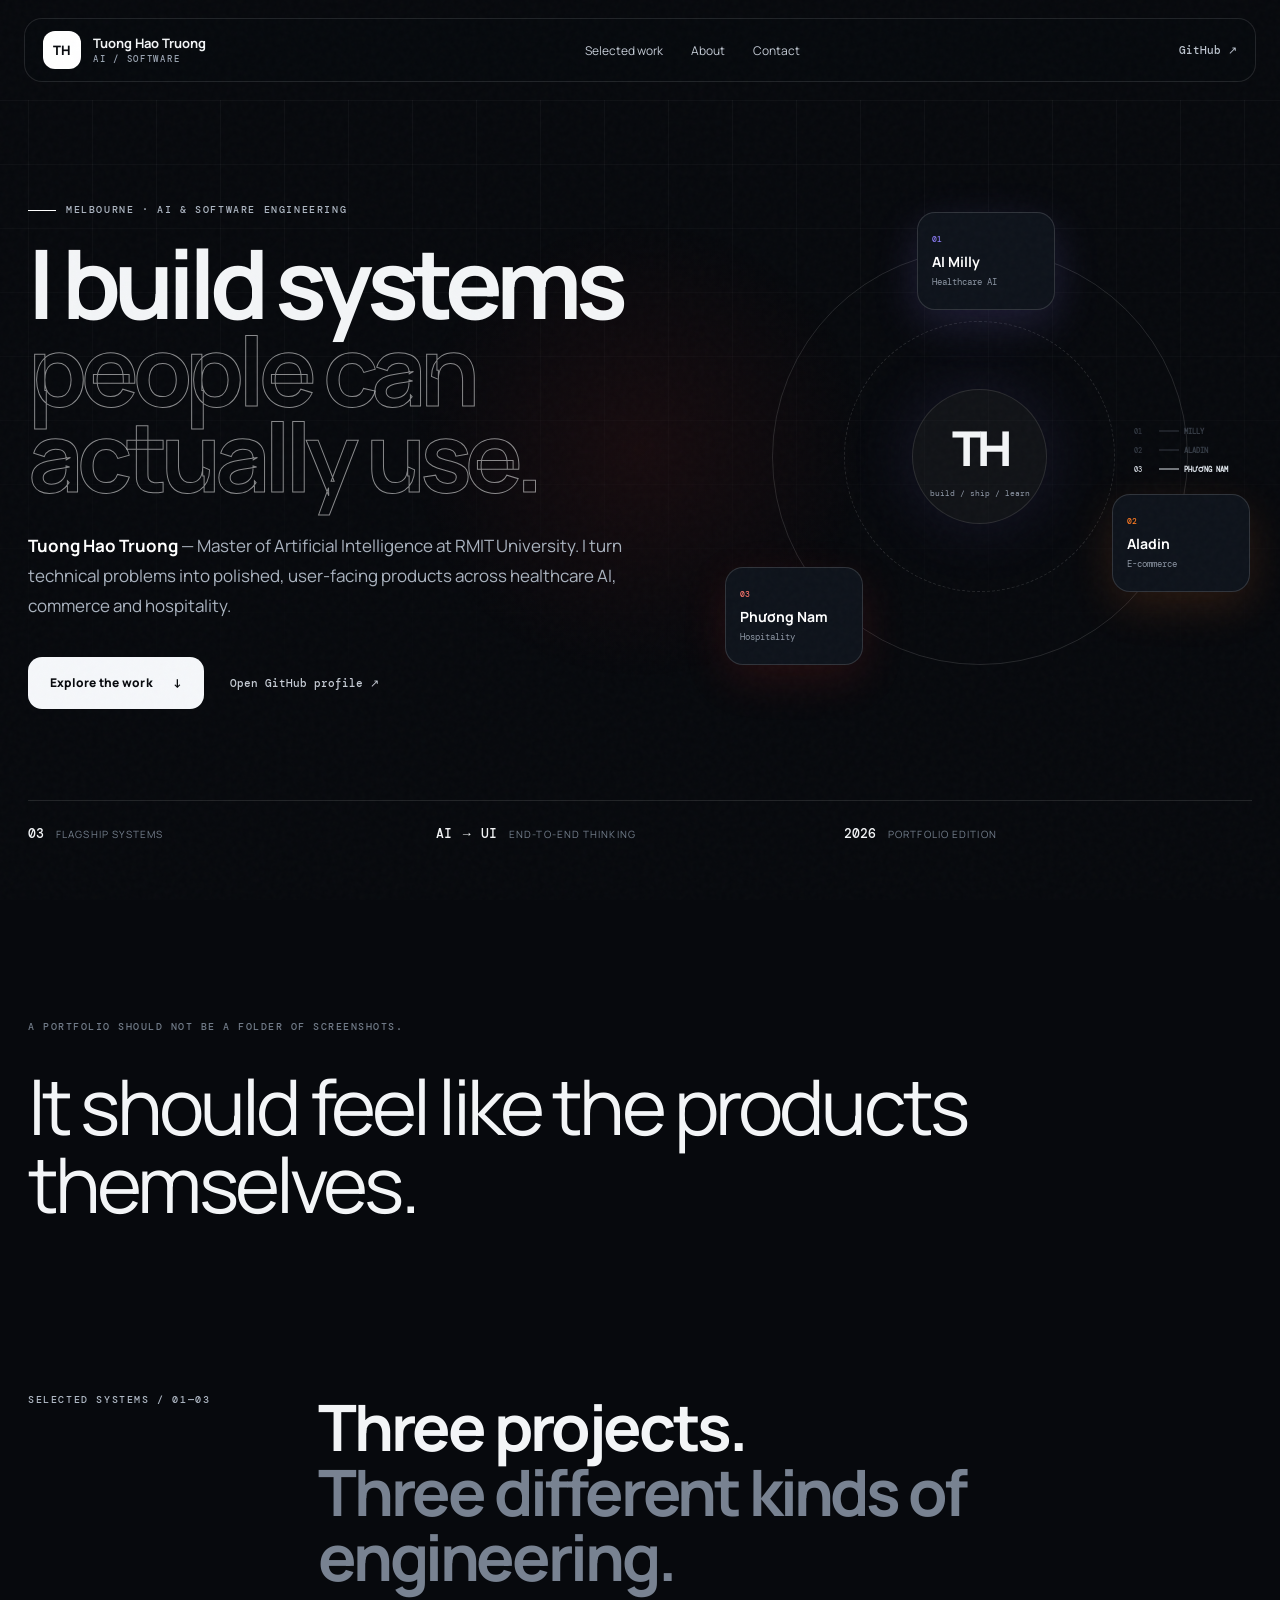
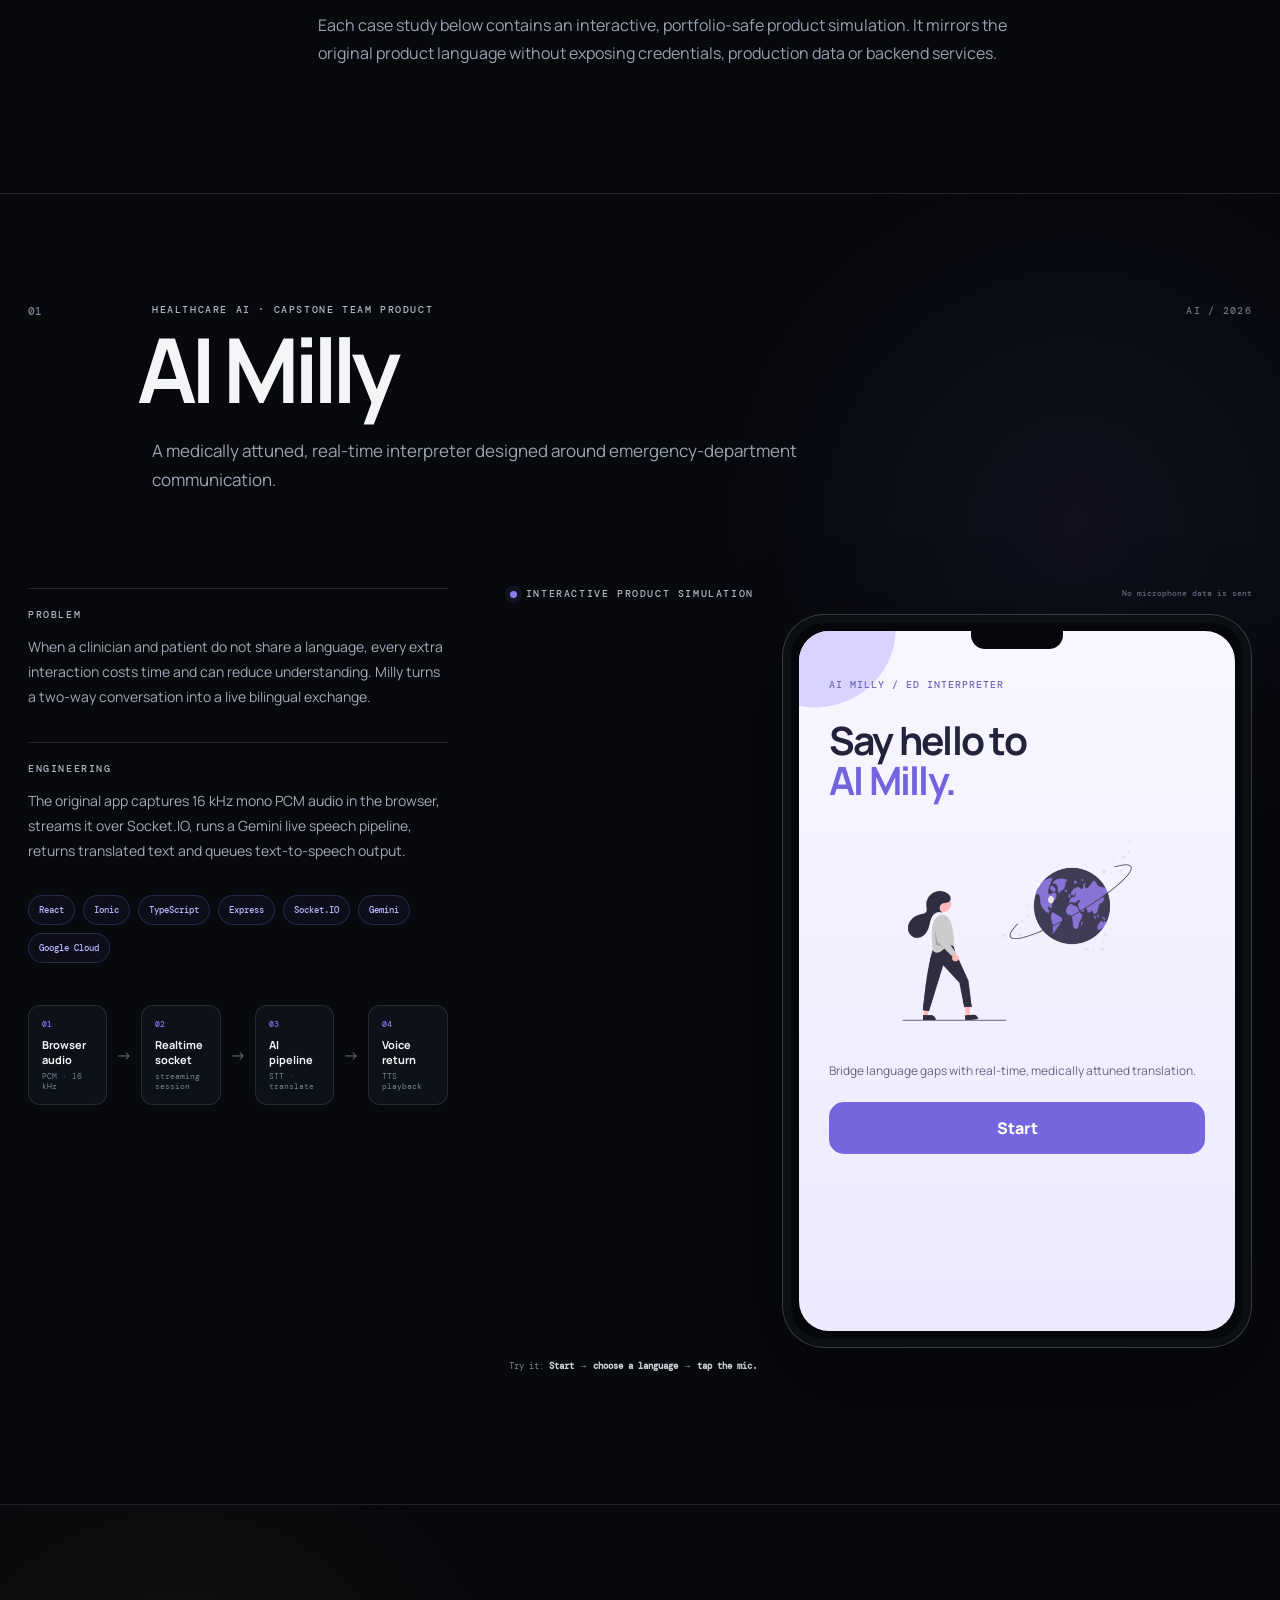
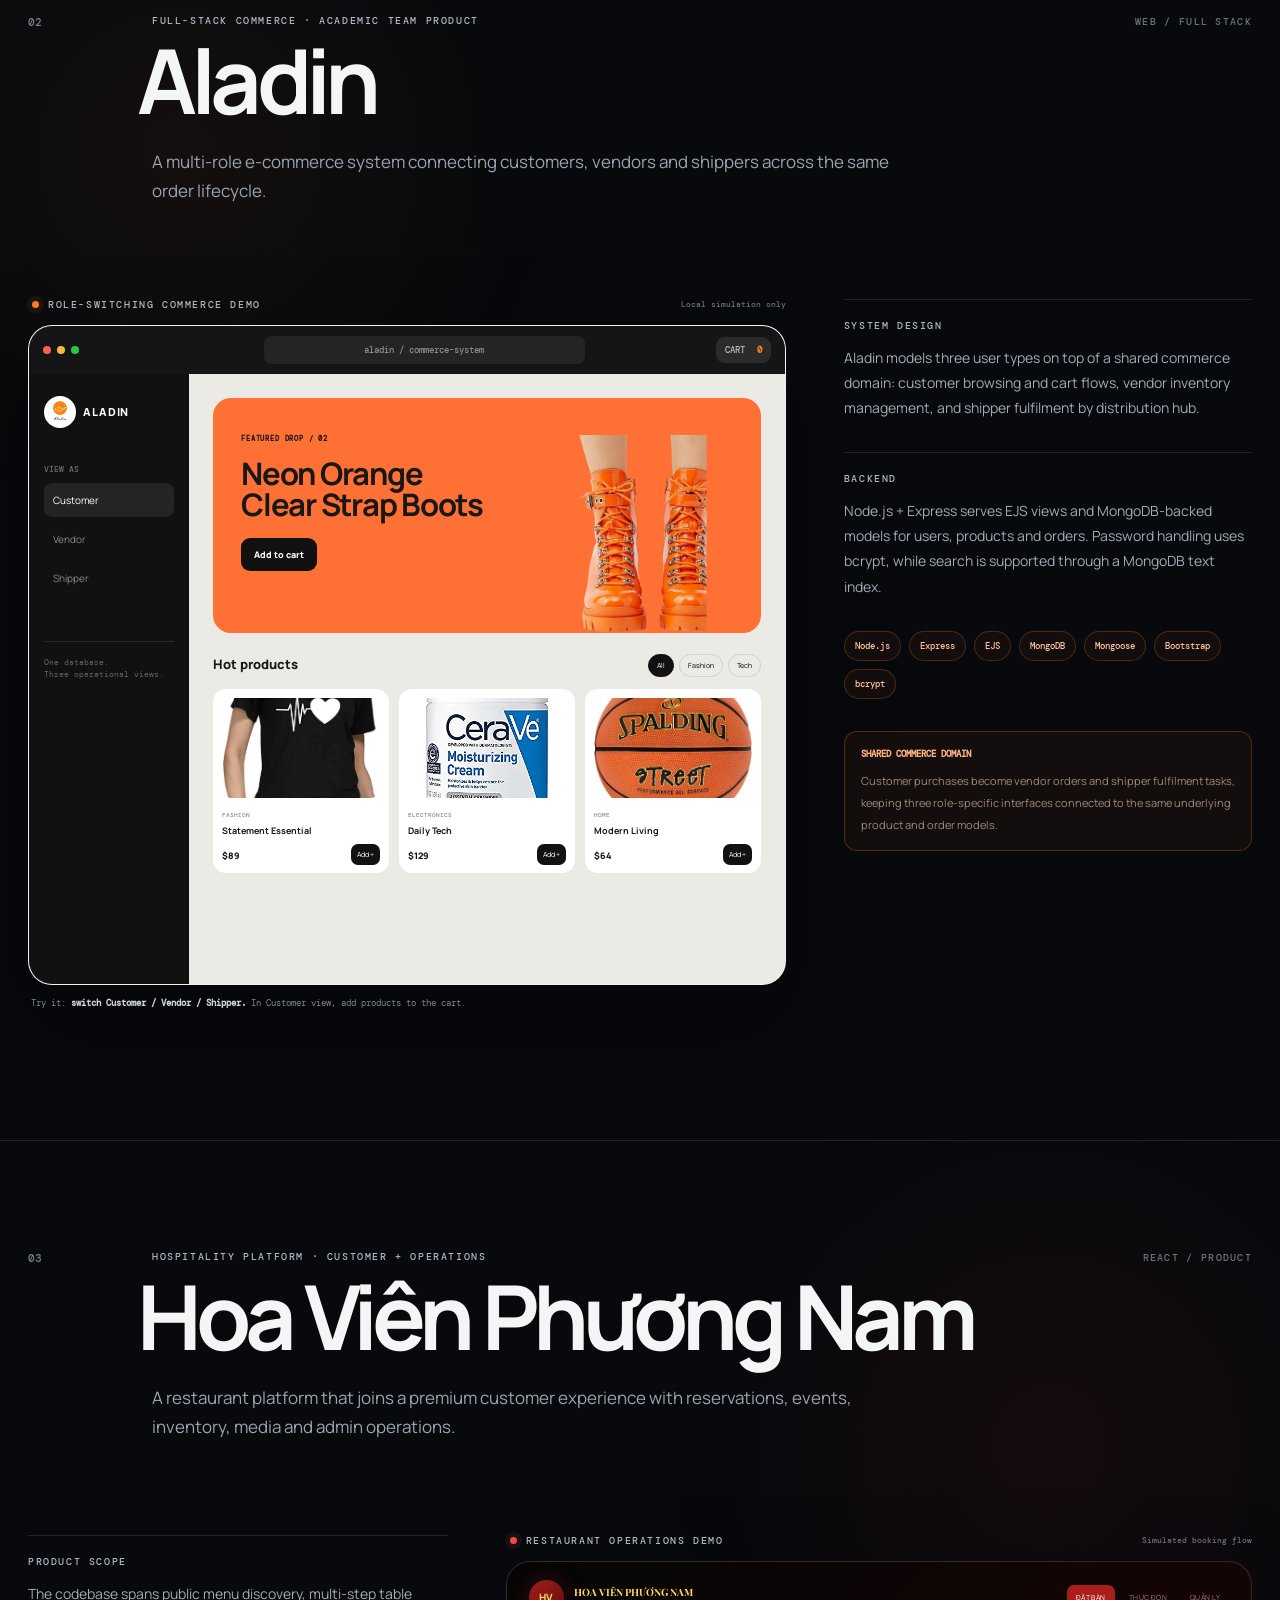
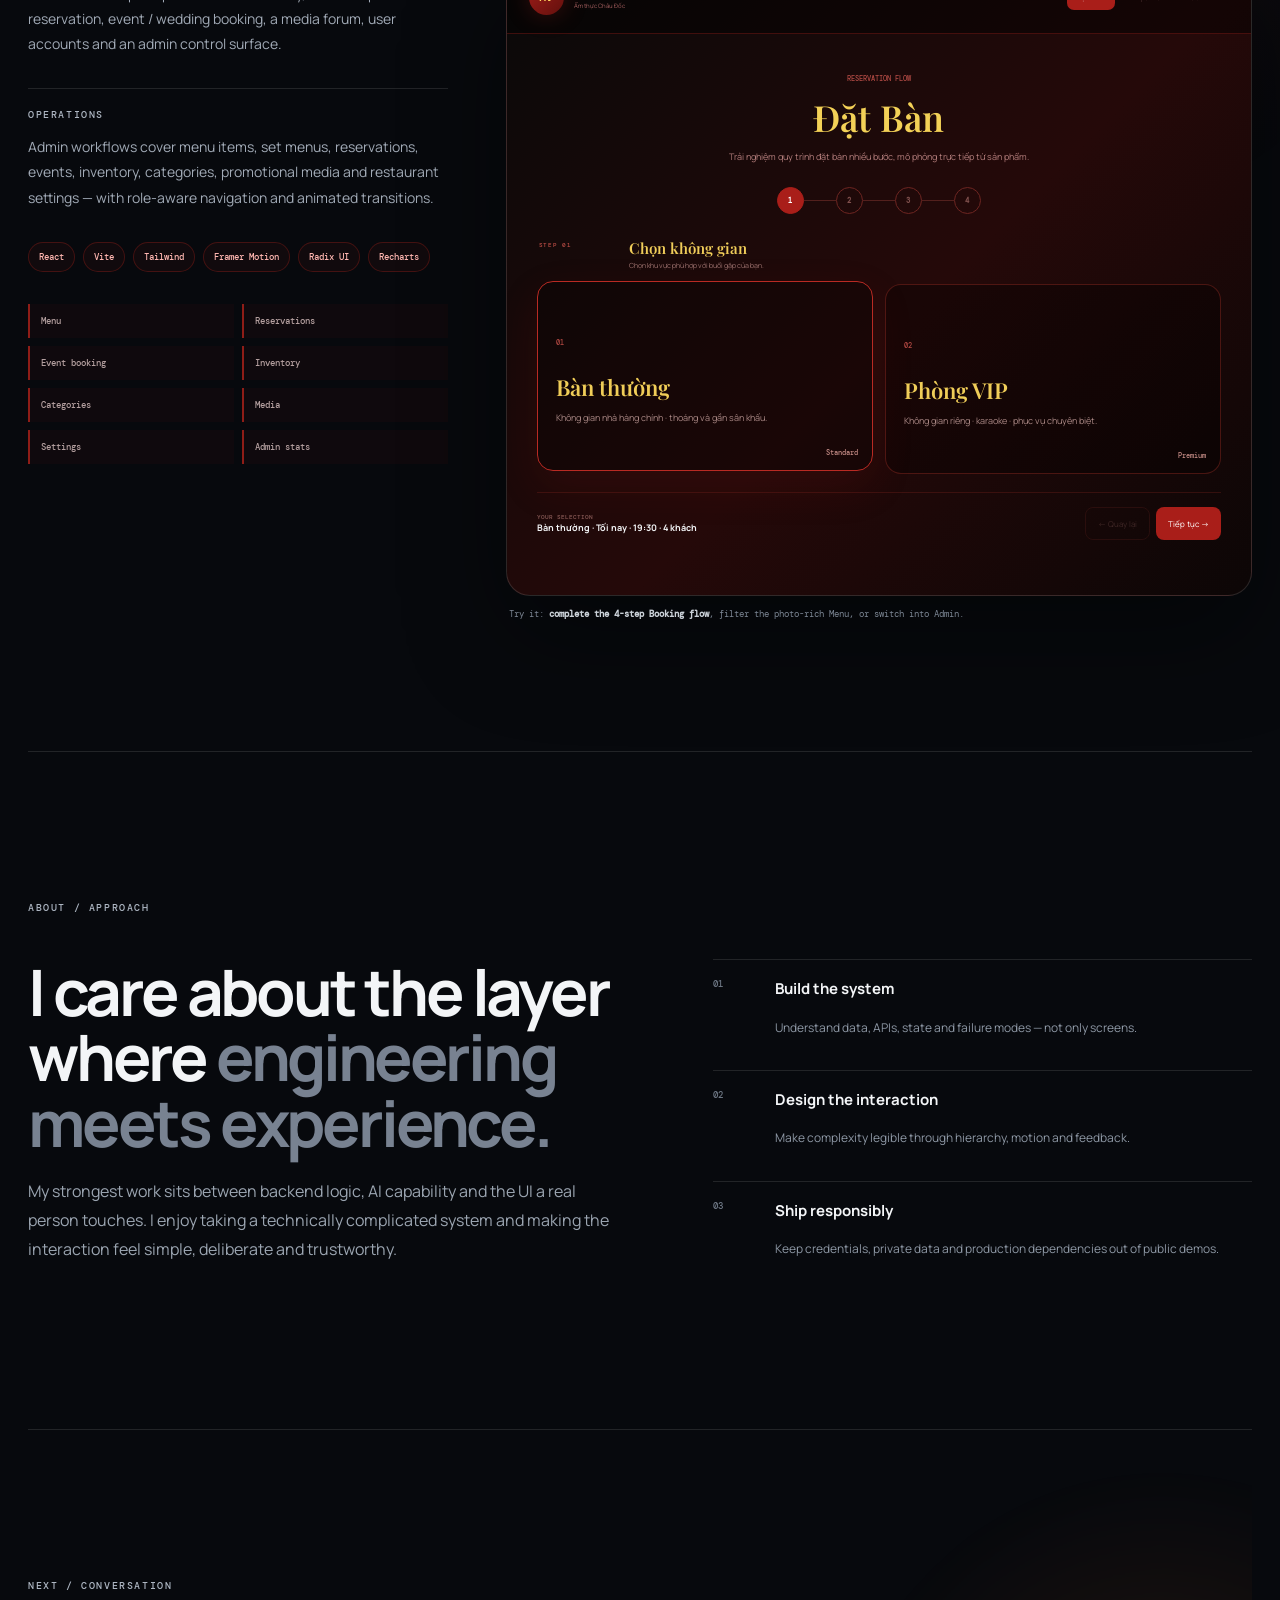
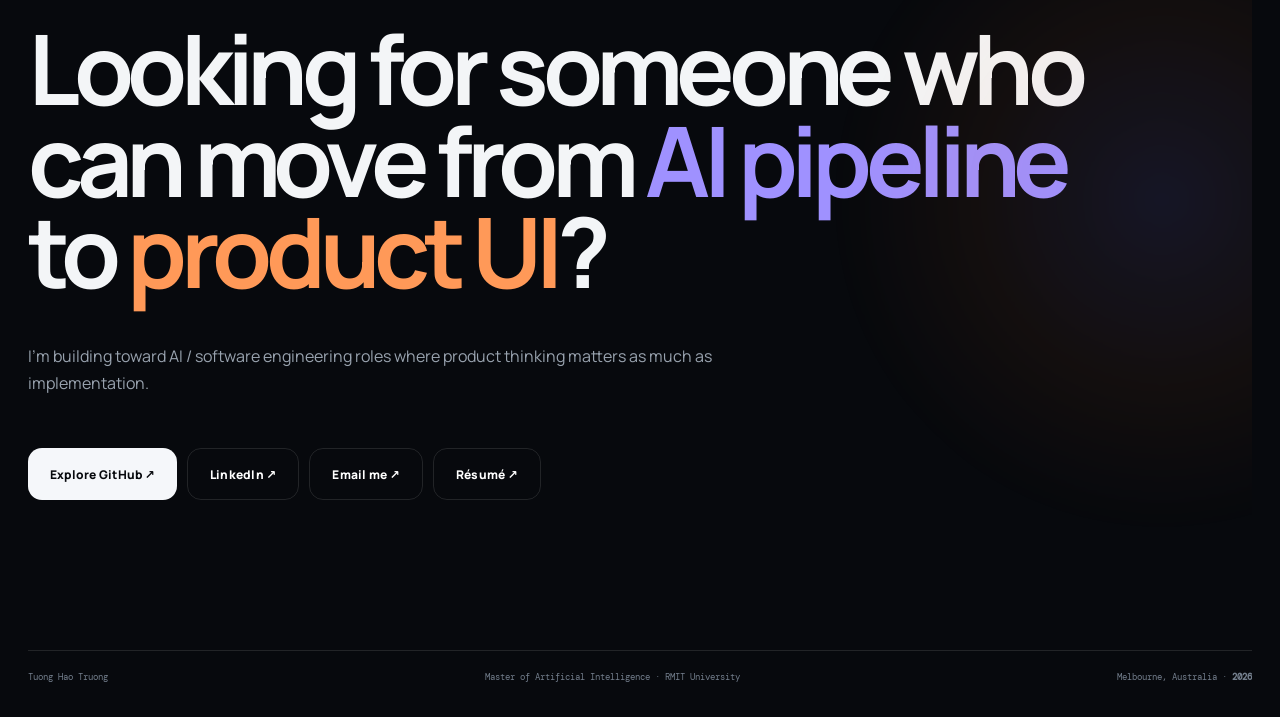
<file: index.html>
<!doctype html>
<html lang="en">
<head>
  <meta charset="UTF-8" />
  <meta name="viewport" content="width=device-width, initial-scale=1.0" />
  <meta name="theme-color" content="#07090d" />
  <meta name="description" content="Portfolio of Tuong Hao Truong — AI & Software Developer building healthcare AI, e-commerce and hospitality products." />
  <meta property="og:title" content="Tuong Hao Truong — AI & Software Developer" />
  <meta property="og:description" content="Three flagship systems: AI Milly, Aladin, and Hoa Vien Phuong Nam." />
  <meta property="og:type" content="website" />
  <title>Tuong Hao Truong — AI & Software Developer</title>
  <link rel="icon" type="image/svg+xml" href="favicon.svg" />
  <link rel="icon" type="image/png" sizes="32x32" href="favicon-32.png" />
  <link rel="apple-touch-icon" sizes="180x180" href="apple-touch-icon.png" />
  <link rel="preconnect" href="https://fonts.googleapis.com">
  <link rel="preconnect" href="https://fonts.gstatic.com" crossorigin>
  <link href="https://fonts.googleapis.com/css2?family=DM+Mono:wght@300;400;500&family=Manrope:wght@300;400;500;600;700;800&family=Playfair+Display:ital,wght@0,600;1,600&display=swap" rel="stylesheet">
  <link rel="stylesheet" href="styles.css" />
  <script src="config.js"></script>
  <script defer src="app.js"></script>
</head>
<body>
  <div class="noise" aria-hidden="true"></div>
  <div class="cursor-glow" aria-hidden="true"></div>
  <div class="scroll-progress" aria-hidden="true"><span></span></div>

  <header class="topbar" id="topbar">
    <a class="brand" href="#top" aria-label="Back to top">
      <span class="brand-mark">TH</span>
      <span class="brand-copy">
        <strong data-config="name">Tuong Hao Truong</strong>
        <small>AI / SOFTWARE</small>
      </span>
    </a>
    <nav class="nav-links" aria-label="Primary navigation">
      <a href="#work">Selected work</a>
      <a href="#about">About</a>
      <a href="#contact">Contact</a>
    </nav>
    <a class="ghost-link github-link" href="https://github.com/BaldPeekHao" target="_blank" rel="noreferrer">GitHub ↗</a>
  </header>

  <main id="top">
    <section class="hero section-shell" aria-labelledby="hero-title">
      <div class="hero-grid" aria-hidden="true"></div>
      <div class="hero-copy">
        <div class="eyebrow reveal"><span></span> Melbourne · AI & software engineering</div>
        <h1 id="hero-title" class="reveal delay-1">
          I build systems<br />
          <span class="outline">people can actually use.</span>
        </h1>
        <p class="hero-lead reveal delay-2">
          <strong data-config="name">Tuong Hao Truong</strong> — Master of Artificial Intelligence at RMIT University. I turn technical problems into polished, user-facing products across healthcare AI, commerce and hospitality.
        </p>
        <div class="hero-actions reveal delay-3">
          <a class="primary-cta magnetic" href="#work">Explore the work <span>↓</span></a>
          <a class="text-cta github-link" href="https://github.com/BaldPeekHao" target="_blank" rel="noreferrer">Open GitHub profile ↗</a>
        </div>
      </div>

      <div class="hero-system reveal delay-2" aria-label="Portfolio project map">
        <div class="orbital-wrap">
          <div class="orbit orbit-a"></div>
          <div class="orbit orbit-b"></div>
          <button class="project-node node-milly" data-scroll-to="milly" aria-label="Jump to AI Milly">
            <span class="node-index">01</span>
            <strong>AI Milly</strong>
            <small>Healthcare AI</small>
          </button>
          <button class="project-node node-aladin" data-scroll-to="aladin" aria-label="Jump to Aladin">
            <span class="node-index">02</span>
            <strong>Aladin</strong>
            <small>E-commerce</small>
          </button>
          <button class="project-node node-southern" data-scroll-to="southern" aria-label="Jump to Hoa Vien Phuong Nam">
            <span class="node-index">03</span>
            <strong>Phương Nam</strong>
            <small>Hospitality</small>
          </button>
          <div class="orbit-core">
            <span>TH</span>
            <small>build / ship / learn</small>
          </div>
        </div>
      </div>

      <div class="hero-meta reveal delay-3">
        <div><span>03</span><small>flagship systems</small></div>
        <div><span>AI → UI</span><small>end-to-end thinking</small></div>
        <div><span>2026</span><small>portfolio edition</small></div>
      </div>
    </section>

    <section class="manifesto section-shell">
      <div class="manifesto-kicker">A portfolio should not be a folder of screenshots.</div>
      <p class="manifesto-line reveal-text">It should feel like the products themselves.</p>
    </section>

    <section id="work" class="work-intro section-shell">
      <div class="section-label">Selected systems / 01—03</div>
      <div>
        <h2>Three projects.<br><span>Three different kinds of engineering.</span></h2>
        <p>Each case study below contains an interactive, portfolio-safe product simulation. It mirrors the original product language without exposing credentials, production data or backend services.</p>
      </div>
    </section>

    <!-- AI MILLY -->
    <section id="milly" class="project project-milly" data-accent="milly">
      <div class="project-bg project-bg-milly" aria-hidden="true"></div>
      <div class="project-shell section-shell">
        <div class="project-head">
          <div class="project-number">01</div>
          <div class="project-title-wrap">
            <div class="project-overline">Healthcare AI · Capstone team product</div>
            <h2>AI Milly</h2>
            <p class="project-subtitle">A medically attuned, real-time interpreter designed around emergency-department communication.</p>
          </div>
          <div class="project-year">AI / 2026</div>
        </div>

        <div class="project-layout milly-layout">
          <div class="case-copy">
            <div class="case-block">
              <span class="case-label">Problem</span>
              <p>When a clinician and patient do not share a language, every extra interaction costs time and can reduce understanding. Milly turns a two-way conversation into a live bilingual exchange.</p>
            </div>
            <div class="case-block">
              <span class="case-label">Engineering</span>
              <p>The original app captures 16 kHz mono PCM audio in the browser, streams it over Socket.IO, runs a Gemini live speech pipeline, returns translated text and queues text-to-speech output.</p>
            </div>
            <div class="tech-row">
              <span>React</span><span>Ionic</span><span>TypeScript</span><span>Express</span><span>Socket.IO</span><span>Gemini</span><span>Google Cloud</span>
            </div>
            <div class="architecture" aria-label="Milly architecture">
              <div><b>01</b><span>Browser audio</span><small>PCM · 16 kHz</small></div>
              <i>→</i>
              <div><b>02</b><span>Realtime socket</span><small>streaming session</small></div>
              <i>→</i>
              <div><b>03</b><span>AI pipeline</span><small>STT · translate</small></div>
              <i>→</i>
              <div><b>04</b><span>Voice return</span><small>TTS playback</small></div>
            </div>
          </div>

          <div class="demo-stage milly-demo" data-demo="milly">
            <div class="demo-caption"><span class="live-dot"></span> INTERACTIVE PRODUCT SIMULATION <small>No microphone data is sent</small></div>
            <div class="phone-frame">
              <div class="phone-speaker"></div>
              <div class="milly-screen milly-screen-home is-active" data-milly-screen="home">
                <div class="milly-top-shape"></div>
                <div class="milly-mini-brand">AI MILLY / ED INTERPRETER</div>
                <h3>Say hello to<br><span>AI Milly.</span></h3>
                <img src="assets/milly/landing.png" alt="Illustration from the AI Milly application" />
                <p>Bridge language gaps with real-time, medically attuned translation.</p>
                <button class="milly-primary" data-milly-next="language">Start</button>
              </div>

              <div class="milly-screen" data-milly-screen="language">
                <div class="milly-mini-brand">SESSION SETUP</div>
                <h3>Select patient language</h3>
                <p>Clinician side remains English (AU).</p>
                <div class="language-grid">
                  <button data-lang="Mandarin" data-phrase="我胸口很痛，而且呼吸困难。"><img src="assets/milly/cn.png" alt=""><span>Mandarin</span></button>
                  <button data-lang="Cantonese" data-phrase="我個胸口好痛，呼吸都好困難。"><img src="assets/milly/cn.png" alt=""><span>Cantonese</span></button>
                  <button data-lang="Spanish" data-phrase="Me duele mucho el pecho y me cuesta respirar."><img src="assets/milly/es.png" alt=""><span>Spanish</span></button>
                  <button data-lang="Hindi" data-phrase="मेरे सीने में बहुत दर्द है और सांस लेने में कठिनाई हो रही है।"><img src="assets/milly/in.png" alt=""><span>Hindi</span></button>
                </div>
                <button class="milly-mic" data-milly-record disabled aria-label="Start simulated translation"><span></span></button>
                <small class="milly-hint">Select a language, then tap the microphone.</small>
                <button class="demo-back" data-milly-next="home">← Intro</button>
              </div>

              <div class="milly-screen" data-milly-screen="live">
                <div class="milly-live-head"><span><i></i> LIVE SESSION</span><b data-milly-lang>Spanish</b></div>
                <div class="conversation patient-side">
                  <small>PATIENT · TRANSCRIPT</small>
                  <em data-patient-original>Me duele mucho el pecho y me cuesta respirar.</em>
                  <p>I have severe chest pain and I am having difficulty breathing.</p>
                </div>
                <div class="waveform" aria-hidden="true">
                  <i></i><i></i><i></i><i></i><i></i><i></i><i></i><i></i><i></i><i></i><i></i><i></i>
                </div>
                <div class="conversation clinician-side">
                  <small>CLINICIAN · ENGLISH (AU)</small>
                  <em>When did the pain start?</em>
                  <p data-clinician-translation>¿Cuándo comenzó el dolor?</p>
                </div>
                <button class="stop-session" data-milly-next="language"><span>■</span> End simulated session</button>
              </div>
            </div>
            <div class="demo-instruction">Try it: <b>Start → choose a language → tap the mic.</b></div>
          </div>
        </div>
      </div>
    </section>

    <!-- ALADIN -->
    <section id="aladin" class="project project-aladin" data-accent="aladin">
      <div class="project-bg project-bg-aladin" aria-hidden="true"></div>
      <div class="project-shell section-shell">
        <div class="project-head">
          <div class="project-number">02</div>
          <div class="project-title-wrap">
            <div class="project-overline">Full-stack commerce · Academic team product</div>
            <h2>Aladin</h2>
            <p class="project-subtitle">A multi-role e-commerce system connecting customers, vendors and shippers across the same order lifecycle.</p>
          </div>
          <div class="project-year">WEB / FULL STACK</div>
        </div>

        <div class="project-layout aladin-layout">
          <div class="demo-stage aladin-demo" data-demo="aladin">
            <div class="demo-caption"><span class="live-dot orange"></span> ROLE-SWITCHING COMMERCE DEMO <small>Local simulation only</small></div>
            <div class="browser-frame">
              <div class="browser-chrome">
                <div class="traffic"><i></i><i></i><i></i></div>
                <div class="address">aladin / commerce-system</div>
                <div class="cart-pill">CART <b data-cart-count>0</b></div>
              </div>
              <div class="aladin-app">
                <aside class="aladin-side">
                  <div class="aladin-logo"><img src="assets/aladin/logo.png" alt="Aladin logo from the original project"><span>ALADIN</span></div>
                  <small>VIEW AS</small>
                  <button class="role-btn is-active" data-role="customer">Customer</button>
                  <button class="role-btn" data-role="vendor">Vendor</button>
                  <button class="role-btn" data-role="shipper">Shipper</button>
                  <div class="side-note">One database.<br>Three operational views.</div>
                </aside>

                <div class="aladin-view is-active" data-role-view="customer">
                  <div class="shop-hero">
                    <div>
                      <small>FEATURED DROP / 02</small>
                      <h3>Neon Orange<br>Clear Strap Boots</h3>
                      <button class="shop-now" data-add-cart="hero">Add to cart</button>
                    </div>
                    <img src="assets/aladin/hero.png" alt="Orange boots from the original Aladin storefront">
                  </div>
                  <div class="shop-toolbar"><span>Hot products</span><div><button class="filter-chip is-active">All</button><button class="filter-chip">Fashion</button><button class="filter-chip">Tech</button></div></div>
                  <div class="product-grid">
                    <article><img src="assets/aladin/product1.jpg" alt="Product"><small>FASHION</small><b>Statement Essential</b><span>$89</span><button data-add-cart>Add +</button></article>
                    <article><img src="assets/aladin/product7.jpg" alt="Product"><small>ELECTRONICS</small><b>Daily Tech</b><span>$129</span><button data-add-cart>Add +</button></article>
                    <article><img src="assets/aladin/product10.jpg" alt="Product"><small>HOME</small><b>Modern Living</b><span>$64</span><button data-add-cart>Add +</button></article>
                  </div>
                </div>

                <div class="aladin-view" data-role-view="vendor">
                  <div class="workspace-head"><div><small>VENDOR CONSOLE</small><h3>Inventory & orders</h3></div><button>+ Add product</button></div>
                  <div class="metric-grid"><div><small>ACTIVE PRODUCTS</small><b>42</b><span>+6 this month</span></div><div><small>OPEN ORDERS</small><b>18</b><span>5 need action</span></div><div><small>FULFILMENT</small><b>94%</b><span>on-time</span></div></div>
                  <div class="data-table">
                    <div class="table-row table-head"><span>PRODUCT</span><span>STOCK</span><span>PRICE</span><span>STATUS</span></div>
                    <div class="table-row"><span><img src="assets/aladin/product3.jpg" alt="">Core Collection</span><span>18</span><span>$72</span><span><i class="status-dot"></i> Live</span></div>
                    <div class="table-row"><span><img src="assets/aladin/product6.jpg" alt="">Home Edition</span><span>05</span><span>$110</span><span><i class="status-dot warn"></i> Low</span></div>
                    <div class="table-row"><span><img src="assets/aladin/product8.jpg" alt="">Studio Series</span><span>31</span><span>$49</span><span><i class="status-dot"></i> Live</span></div>
                  </div>
                </div>

                <div class="aladin-view" data-role-view="shipper">
                  <div class="workspace-head"><div><small>SHIPPER HUB</small><h3>Distribution queue</h3></div><span class="hub-tag">CAT LAI TERMINAL</span></div>
                  <div class="route-map">
                    <div class="route-line"></div>
                    <span class="route-point p1"><i></i><b>Hub</b><small>08:30</small></span>
                    <span class="route-point p2"><i></i><b>District 1</b><small>09:12</small></span>
                    <span class="route-point p3"><i></i><b>District 5</b><small>10:05</small></span>
                    <span class="route-point p4"><i></i><b>Complete</b><small>12:40 ETA</small></span>
                  </div>
                  <div class="delivery-list">
                    <div><span>#ALD-2048</span><b>Nguyen Van A</b><small>Cash on Delivery</small><button data-delivery>Mark delivered</button></div>
                    <div><span>#ALD-2051</span><b>Tran Minh K</b><small>Internet Banking</small><button data-delivery>Mark delivered</button></div>
                    <div><span>#ALD-2057</span><b>Le Thanh P</b><small>Cash on Delivery</small><button data-delivery>Mark delivered</button></div>
                  </div>
                </div>
              </div>
            </div>
            <div class="demo-instruction">Try it: <b>switch Customer / Vendor / Shipper.</b> In Customer view, add products to the cart.</div>
          </div>

          <div class="case-copy">
            <div class="case-block">
              <span class="case-label">System design</span>
              <p>Aladin models three user types on top of a shared commerce domain: customer browsing and cart flows, vendor inventory management, and shipper fulfilment by distribution hub.</p>
            </div>
            <div class="case-block">
              <span class="case-label">Backend</span>
              <p>Node.js + Express serves EJS views and MongoDB-backed models for users, products and orders. Password handling uses bcrypt, while search is supported through a MongoDB text index.</p>
            </div>
            <div class="tech-row orange-tech">
              <span>Node.js</span><span>Express</span><span>EJS</span><span>MongoDB</span><span>Mongoose</span><span>Bootstrap</span><span>bcrypt</span>
            </div>
            <div class="security-callout"><b>Shared commerce domain</b><span>Customer purchases become vendor orders and shipper fulfilment tasks, keeping three role-specific interfaces connected to the same underlying product and order models.</span></div>
          </div>
        </div>
      </div>
    </section>

    <!-- SOUTHERN PARK -->
    <section id="southern" class="project project-southern" data-accent="southern">
      <div class="project-bg project-bg-southern" aria-hidden="true"></div>
      <div class="project-shell section-shell">
        <div class="project-head">
          <div class="project-number">03</div>
          <div class="project-title-wrap">
            <div class="project-overline">Hospitality platform · Customer + operations</div>
            <h2>Hoa Viên Phương Nam</h2>
            <p class="project-subtitle">A restaurant platform that joins a premium customer experience with reservations, events, inventory, media and admin operations.</p>
          </div>
          <div class="project-year">REACT / PRODUCT</div>
        </div>

        <div class="project-layout southern-layout">
          <div class="case-copy">
            <div class="case-block">
              <span class="case-label">Product scope</span>
              <p>The codebase spans public menu discovery, multi-step table reservation, event / wedding booking, a media forum, user accounts and an admin control surface.</p>
            </div>
            <div class="case-block">
              <span class="case-label">Operations</span>
              <p>Admin workflows cover menu items, set menus, reservations, events, inventory, categories, promotional media and restaurant settings — with role-aware navigation and animated transitions.</p>
            </div>
            <div class="tech-row red-tech">
              <span>React</span><span>Vite</span><span>Tailwind</span><span>Framer Motion</span><span>Radix UI</span><span>Recharts</span>
            </div>
            <div class="scope-matrix">
              <span>Menu</span><span>Reservations</span><span>Event booking</span><span>Inventory</span><span>Categories</span><span>Media</span><span>Settings</span><span>Admin stats</span>
            </div>
          </div>

          <div class="demo-stage southern-demo" data-demo="southern">
            <div class="demo-caption"><span class="live-dot red"></span> RESTAURANT OPERATIONS DEMO <small>Simulated booking flow</small></div>
            <div class="restaurant-frame">
              <div class="restaurant-nav">
                <div class="hv-brand"><span>HV</span><div><b>HOA VIÊN PHƯƠNG NAM</b><small>Ẩm thực Châu Đốc</small></div></div>
                <div class="restaurant-tabs">
                  <button class="rest-tab is-active" data-rest-tab="booking">Đặt bàn</button>
                  <button class="rest-tab" data-rest-tab="menu">Thực đơn</button>
                  <button class="rest-tab" data-rest-tab="admin">Quản lý</button>
                </div>
              </div>

              <div class="rest-view is-active" data-rest-view="booking">
                <div class="rest-page-title"><small>RESERVATION FLOW</small><h3>Đặt Bàn</h3><p>Trải nghiệm quy trình đặt bàn nhiều bước, mô phỏng trực tiếp từ sản phẩm.</p></div>
                <div class="stepper booking-stepper" aria-label="Reservation progress">
                  <span class="is-active" data-step-dot="1">1</span><i></i><span data-step-dot="2">2</span><i></i><span data-step-dot="3">3</span><i></i><span data-step-dot="4">4</span>
                </div>

                <div class="booking-step-panel is-active" data-booking-step="1">
                  <div class="booking-step-heading"><small>STEP 01</small><b>Chọn không gian</b><span>Chọn khu vực phù hợp với buổi gặp của bạn.</span></div>
                  <div class="table-choice-grid">
                    <button class="table-choice is-active" data-table-type="regular"><small>01</small><b>Bàn thường</b><span>Không gian nhà hàng chính · thoáng và gần sân khấu.</span><em>Standard</em></button>
                    <button class="table-choice" data-table-type="vip"><small>02</small><b>Phòng VIP</b><span>Không gian riêng · karaoke · phục vụ chuyên biệt.</span><em>Premium</em></button>
                  </div>
                </div>

                <div class="booking-step-panel" data-booking-step="2">
                  <div class="booking-step-heading"><small>STEP 02</small><b>Thời gian & số khách</b><span>Chọn lịch và quy mô bàn trong vài thao tác.</span></div>
                  <div class="booking-options-grid">
                    <div class="booking-option-card">
                      <small>NGÀY</small>
                      <div class="choice-chips" data-choice-group="date">
                        <button class="is-active" data-booking-date="Tối nay">Tối nay</button><button data-booking-date="Ngày mai">Ngày mai</button><button data-booking-date="Cuối tuần">Cuối tuần</button>
                      </div>
                    </div>
                    <div class="booking-option-card">
                      <small>GIỜ</small>
                      <div class="choice-chips" data-choice-group="time">
                        <button data-booking-time="18:30">18:30</button><button class="is-active" data-booking-time="19:30">19:30</button><button data-booking-time="20:30">20:30</button>
                      </div>
                    </div>
                  </div>
                  <div class="guest-control"><div><small>SỐ KHÁCH</small><b>Quy mô bàn</b></div><div class="guest-stepper"><button data-guest-minus>−</button><strong data-guest-count>4</strong><button data-guest-plus>+</button></div></div>
                </div>

                <div class="booking-step-panel" data-booking-step="3">
                  <div class="booking-step-heading"><small>STEP 03</small><b>Cá nhân hoá trải nghiệm</b><span>Thêm dịp đặc biệt và yêu cầu để đội ngũ chuẩn bị trước.</span></div>
                  <div class="occasion-grid" data-choice-group="occasion">
                    <button class="is-active" data-booking-occasion="Bữa tối gia đình"><span>✦</span><b>Gia đình</b><small>Ấm cúng & thoải mái</small></button>
                    <button data-booking-occasion="Sinh nhật"><span>◇</span><b>Sinh nhật</b><small>Trang trí bàn nhẹ</small></button>
                    <button data-booking-occasion="Tiếp khách"><span>◆</span><b>Tiếp khách</b><small>Không gian chỉn chu</small></button>
                  </div>
                  <label class="request-field"><small>GHI CHÚ</small><span data-booking-note contenteditable="true" role="textbox" aria-label="Special request">Bàn yên tĩnh, ưu tiên gần cửa sổ.</span></label>
                </div>

                <div class="booking-step-panel" data-booking-step="4">
                  <div class="booking-confirm-hero">
                    <div><small>STEP 04 · REVIEW</small><h4>Sẵn sàng xác nhận.</h4><p>Một summary rõ ràng trước khi gửi yêu cầu đặt bàn.</p></div>
                    <span class="confirm-mark">✓</span>
                  </div>
                  <div class="booking-summary">
                    <div><small>KHÔNG GIAN</small><b data-summary-table>Bàn thường</b></div>
                    <div><small>THỜI GIAN</small><b data-summary-time>Tối nay · 19:30</b></div>
                    <div><small>SỐ KHÁCH</small><b data-summary-guests>4 khách</b></div>
                    <div><small>DỊP</small><b data-summary-occasion>Bữa tối gia đình</b></div>
                  </div>
                  <button class="confirm-booking" data-booking-confirm>Xác nhận yêu cầu <span>→</span></button>
                </div>

                <div class="booking-bottom booking-nav-bottom">
                  <div><small>YOUR SELECTION</small><b data-booking-selection>Bàn thường · Tối nay · 19:30 · 4 khách</b></div>
                  <div class="booking-nav-actions"><button class="booking-back" data-booking-back disabled>← Quay lại</button><button data-booking-next>Tiếp tục →</button></div>
                </div>
              </div>

              <div class="rest-view" data-rest-view="menu">
                <div class="menu-hero-row">
                  <div class="rest-page-title compact"><small>CURATED MENU</small><h3>Thực Đơn</h3><p>Khám phá món ăn qua một menu trực quan, giàu hình ảnh và có thể lọc theo nhóm.</p></div>
                  <div class="menu-mini-stat"><small>CHEF'S SELECTION</small><b>06</b><span>signature dishes</span></div>
                </div>
                <div class="menu-categories" data-menu-filters>
                  <button class="is-active" data-menu-filter="all">Nổi bật</button><button data-menu-filter="starter">Khai vị</button><button data-menu-filter="main">Món chính</button><button data-menu-filter="hotpot">Lẩu</button><button data-menu-filter="dimsum">Dimsum</button>
                </div>
                <div class="dish-grid enhanced-dish-grid">
                  <article data-menu-cat="main" tabindex="0"><div class="dish-photo"><img src="https://images.unsplash.com/photo-1645351144202-15f183e316a2?auto=format&amp;fit=crop&amp;fm=jpg&amp;q=78&amp;w=800" alt="Grilled fish dish" loading="lazy" onerror="this.style.display='none'"><span>Signature</span></div><div class="dish-copy"><small>MÓN CHÍNH · CÁ</small><b>Cá lóc nướng trui</b><p>Cá nướng thơm, rau sống và nước chấm kiểu miền Tây.</p><strong>245.000đ</strong></div></article>
                  <article data-menu-cat="hotpot" tabindex="0"><div class="dish-photo"><img src="https://images.unsplash.com/photo-1769865399483-1af590633176?auto=format&amp;fit=crop&amp;fm=jpg&amp;q=78&amp;w=800" alt="Hot pot ingredients" loading="lazy" onerror="this.style.display='none'"><span>For sharing</span></div><div class="dish-copy"><small>LẨU</small><b>Lẩu mắm Phương Nam</b><p>Rau, nấm và nguyên liệu tươi cho trải nghiệm dùng chung.</p><strong>520.000đ</strong></div></article>
                  <article data-menu-cat="starter" tabindex="0"><div class="dish-photo"><img src="https://images.unsplash.com/photo-1515022376298-7333f33e704b?auto=format&amp;fit=crop&amp;fm=jpg&amp;q=78&amp;w=800" alt="Crispy spring rolls" loading="lazy" onerror="this.style.display='none'"><span>Crispy</span></div><div class="dish-copy"><small>KHAI VỊ</small><b>Chả giò hải sản</b><p>Giòn nhẹ, nhân đậm vị và nước chấm chua ngọt.</p><strong>135.000đ</strong></div></article>
                  <article data-menu-cat="dimsum" tabindex="0"><div class="dish-photo"><img src="https://images.unsplash.com/photo-1756367201317-3d1494092529?auto=format&amp;fit=crop&amp;fm=jpg&amp;q=78&amp;w=800" alt="Dim sum in bamboo steamer" loading="lazy" onerror="this.style.display='none'"><span>Steamed</span></div><div class="dish-copy"><small>DIMSUM</small><b>Há cảo tôm</b><p>Vỏ mỏng, nhân tôm mọng và rau xanh thanh vị.</p><strong>118.000đ</strong></div></article>
                  <article data-menu-cat="main" tabindex="0"><div class="dish-photo"><img src="https://images.unsplash.com/photo-1772729440931-e8efd3adc748?auto=format&amp;fit=crop&amp;fm=jpg&amp;q=78&amp;w=800" alt="Fried rice with vegetables" loading="lazy" onerror="this.style.display='none'"><span>Popular</span></div><div class="dish-copy"><small>MÓN CHÍNH · CƠM</small><b>Cơm chiên hải sản</b><p>Cơm rang hạt rời, rau củ và topping hải sản.</p><strong>185.000đ</strong></div></article>
                  <article data-menu-cat="main" tabindex="0"><div class="dish-photo"><img src="https://images.unsplash.com/photo-1769065647050-3bd080f6c3e1?auto=format&amp;fit=crop&amp;fm=jpg&amp;q=78&amp;w=800" alt="Crispy seafood dish" loading="lazy" onerror="this.style.display='none'"><span>Chef pick</span></div><div class="dish-copy"><small>MÓN CHÍNH · HẢI SẢN</small><b>Hải sản sốt chua ngọt</b><p>Lớp vỏ giòn, sốt cân bằng vị ngọt, chua và thơm.</p><strong>295.000đ</strong></div></article>
                </div>
                <div class="menu-footer-line"><span><i></i> Ảnh món ăn dùng cho portfolio demo</span><b data-menu-count>06 món đang hiển thị</b></div>
              </div>

              <div class="rest-view" data-rest-view="admin">
                <div class="workspace-head rest-admin-head"><div><small>ADMIN CONTROL</small><h3>Quản lý nhà hàng</h3></div><span class="admin-badge">ADMIN</span></div>
                <div class="admin-tabs"><button class="is-active">Thực đơn</button><button>Đặt bàn</button><button>Tiệc</button><button>Kho</button><button>Media</button></div>
                <div class="restaurant-metrics"><div><small>RESERVATIONS</small><b>24</b><span>today</span></div><div><small>MENU ITEMS</small><b>86</b><span>active</span></div><div><small>LOW STOCK</small><b>07</b><span>needs review</span></div><div><small>EVENTS</small><b>05</b><span>upcoming</span></div></div>
                <div class="inventory-panel">
                  <div><b>Inventory health</b><span>Live operational surface</span></div>
                  <div class="inventory-bars"><span><i style="--w:88%"></i><small>Fresh produce</small><b>88%</b></span><span><i style="--w:61%"></i><small>Seafood</small><b>61%</b></span><span><i style="--w:34%"></i><small>Beverages</small><b>34%</b></span></div>
                </div>
              </div>
            </div>
            <div class="demo-instruction">Try it: <b>complete the 4-step Booking flow</b>, filter the photo-rich Menu, or switch into Admin.</div>
          </div>
        </div>
      </div>
    </section>

    <section id="about" class="about section-shell">
      <div class="section-label">About / approach</div>
      <div class="about-grid">
        <div>
          <h2>I care about the layer where <span>engineering meets experience.</span></h2>
          <p>My strongest work sits between backend logic, AI capability and the UI a real person touches. I enjoy taking a technically complicated system and making the interaction feel simple, deliberate and trustworthy.</p>
        </div>
        <div class="principles">
          <article><span>01</span><h3>Build the system</h3><p>Understand data, APIs, state and failure modes — not only screens.</p></article>
          <article><span>02</span><h3>Design the interaction</h3><p>Make complexity legible through hierarchy, motion and feedback.</p></article>
          <article><span>03</span><h3>Ship responsibly</h3><p>Keep credentials, private data and production dependencies out of public demos.</p></article>
        </div>
      </div>
    </section>

    <section id="contact" class="contact section-shell">
      <div class="contact-orb" aria-hidden="true"></div>
      <div class="section-label">Next / conversation</div>
      <h2>Looking for someone who can move from <span>AI pipeline</span> to <span>product UI</span>?</h2>
      <p>I’m building toward AI / software engineering roles where product thinking matters as much as implementation.</p>
      <div class="contact-actions">
        <a class="primary-cta github-link" href="https://github.com/BaldPeekHao" target="_blank" rel="noreferrer">Explore GitHub ↗</a>
        <a class="primary-cta secondary hidden-by-config" data-config-link="linkedin" target="_blank" rel="noreferrer">LinkedIn ↗</a>
        <a class="primary-cta secondary hidden-by-config" data-config-link="email">Email me ↗</a>
        <a class="primary-cta secondary hidden-by-config" data-config-link="resume" target="_blank" rel="noreferrer">Résumé ↗</a>
      </div>
      <footer>
        <span>Tuong Hao Truong</span>
        <span>Master of Artificial Intelligence · RMIT University</span>
        <span>Melbourne, Australia · <b data-current-year>2026</b></span>
      </footer>
    </section>
  </main>

  <aside class="project-rail" aria-label="Project position">
    <a href="#milly" data-rail="milly" class="is-active"><span>01</span><i></i><b>MILLY</b></a>
    <a href="#aladin" data-rail="aladin"><span>02</span><i></i><b>ALADIN</b></a>
    <a href="#southern" data-rail="southern"><span>03</span><i></i><b>PHƯƠNG NAM</b></a>
  </aside>

  <div class="toast" role="status" aria-live="polite"></div>
</body>
</html>
</file>
<file: styles.css>
:root{
  --bg:#07090d;--panel:#0d1118;--panel2:#121822;--text:#f3f5f7;--muted:#9aa4b2;--line:rgba(255,255,255,.11);
  --milly:#8c7cf6;--aladin:#ff7a22;--southern:#d92d20;--gold:#f6cf5f;--max:1320px;
}
*{box-sizing:border-box}html{scroll-behavior:smooth}body{margin:0;background:var(--bg);color:var(--text);font-family:Manrope,system-ui,sans-serif;overflow-x:hidden}
a{color:inherit;text-decoration:none}button{font:inherit}.noise{position:fixed;inset:0;pointer-events:none;z-index:999;opacity:.035;background-image:url("data:image/svg+xml,%3Csvg viewBox='0 0 180 180' xmlns='http://www.w3.org/2000/svg'%3E%3Cfilter id='n'%3E%3CfeTurbulence type='fractalNoise' baseFrequency='.9' numOctaves='4' stitchTiles='stitch'/%3E%3C/filter%3E%3Crect width='100%25' height='100%25' filter='url(%23n)' opacity='.7'/%3E%3C/svg%3E")}.cursor-glow{position:fixed;width:480px;height:480px;border-radius:50%;background:radial-gradient(circle,rgba(140,124,246,.08),transparent 68%);pointer-events:none;z-index:0;transform:translate(-50%,-50%);transition:background .5s}.scroll-progress{position:fixed;top:0;left:0;right:0;height:2px;z-index:1000;background:transparent}.scroll-progress span{display:block;height:100%;width:0;background:linear-gradient(90deg,var(--milly),var(--aladin),var(--southern))}.section-shell{width:min(var(--max),calc(100% - 56px));margin:0 auto;position:relative;z-index:1}.topbar{position:fixed;left:24px;right:24px;top:18px;height:64px;display:flex;align-items:center;justify-content:space-between;padding:0 18px;background:rgba(8,10,14,.72);backdrop-filter:blur(20px);border:1px solid var(--line);border-radius:18px;z-index:100}.brand{display:flex;align-items:center;gap:12px}.brand-mark{width:38px;height:38px;display:grid;place-items:center;border-radius:12px;background:#fff;color:#080a0e;font-weight:800;font-size:13px}.brand-copy{display:flex;flex-direction:column;line-height:1.15}.brand-copy strong{font-size:13px}.brand-copy small{font:500 9px/1 DM Mono;letter-spacing:.19em;color:var(--muted);margin-top:5px}.nav-links{display:flex;gap:28px;font-size:12px;color:#c3cad4}.nav-links a,.ghost-link{transition:.25s}.nav-links a:hover,.ghost-link:hover{color:#fff}.ghost-link{font:500 11px DM Mono;color:#bcc4ce}.hero{min-height:100svh;padding:160px 0 52px;display:grid;grid-template-columns:minmax(0,1.08fr) minmax(420px,.92fr);gap:40px;align-items:center}.hero-grid{position:absolute;inset:100px -15vw 0;background-image:linear-gradient(rgba(255,255,255,.035) 1px,transparent 1px),linear-gradient(90deg,rgba(255,255,255,.035) 1px,transparent 1px);background-size:64px 64px;mask-image:linear-gradient(to bottom,black,transparent 84%);pointer-events:none}.eyebrow,.section-label,.project-overline,.case-label,.demo-caption,.milly-mini-brand{font:500 10px/1.2 DM Mono;letter-spacing:.16em;text-transform:uppercase;color:#aeb7c3}.eyebrow{display:flex;align-items:center;gap:10px}.eyebrow span{width:28px;height:1px;background:#fff}.hero h1{font-size:clamp(58px,7.5vw,116px);line-height:.9;letter-spacing:-.065em;margin:24px 0 32px;max-width:970px}.hero h1 .outline{color:transparent;-webkit-text-stroke:1px rgba(255,255,255,.52)}.hero-lead{max-width:700px;font-size:17px;line-height:1.75;color:#aab3bf}.hero-lead strong{color:#fff}.hero-actions{display:flex;gap:26px;align-items:center;margin-top:36px}.primary-cta{display:inline-flex;align-items:center;justify-content:center;gap:20px;min-height:52px;padding:0 22px;border-radius:14px;background:#f5f7fa;color:#07090d;font-size:12px;font-weight:800;letter-spacing:.02em;transition:transform .2s,background .2s}.primary-cta:hover{transform:translateY(-2px);background:white}.primary-cta.secondary{background:transparent;color:#fff;border:1px solid var(--line)}.text-cta{font:500 11px DM Mono;color:#c5cbd4}.hero-system{min-height:580px;display:grid;place-items:center}.orbital-wrap{position:relative;width:min(520px,42vw);aspect-ratio:1;border-radius:50%}.orbit{position:absolute;inset:10%;border:1px solid rgba(255,255,255,.12);border-radius:50%;animation:spin 28s linear infinite}.orbit-b{inset:24%;border-style:dashed;animation-direction:reverse;animation-duration:20s}.orbit-core{position:absolute;inset:37%;border-radius:50%;display:flex;flex-direction:column;align-items:center;justify-content:center;background:rgba(255,255,255,.045);border:1px solid var(--line);backdrop-filter:blur(8px);box-shadow:0 0 70px rgba(140,124,246,.12)}.orbit-core span{font-size:48px;font-weight:800;letter-spacing:-.08em}.orbit-core small{font:400 8px DM Mono;color:#939cab;margin-top:8px}.project-node{position:absolute;z-index:4;width:138px;height:98px;border-radius:18px;background:#0e131b;border:1px solid rgba(255,255,255,.14);color:#fff;display:flex;flex-direction:column;align-items:flex-start;justify-content:center;padding:14px;cursor:pointer;box-shadow:0 12px 38px rgba(0,0,0,.35);transition:.3s}.project-node:hover{transform:translateY(-7px) scale(1.03);border-color:rgba(255,255,255,.35)}.project-node strong{font-size:14px}.project-node small{font:400 9px DM Mono;color:#8d96a4;margin-top:5px}.node-index{font:500 8px DM Mono;margin-bottom:8px}.node-milly{top:3%;left:38%;box-shadow:0 14px 45px rgba(140,124,246,.18)}.node-aladin{right:-2%;bottom:24%;box-shadow:0 14px 45px rgba(255,122,34,.14)}.node-southern{left:1%;bottom:10%;box-shadow:0 14px 45px rgba(217,45,32,.14)}.node-milly .node-index{color:var(--milly)}.node-aladin .node-index{color:var(--aladin)}.node-southern .node-index{color:#ff776d}.hero-meta{grid-column:1/-1;border-top:1px solid var(--line);padding-top:24px;display:grid;grid-template-columns:repeat(3,1fr)}.hero-meta>div{display:flex;align-items:baseline;gap:12px}.hero-meta span{font:500 13px DM Mono}.hero-meta small{font-size:10px;color:#747f8d;text-transform:uppercase;letter-spacing:.11em}.manifesto{padding:120px 0 170px}.manifesto-kicker{font:500 10px DM Mono;letter-spacing:.15em;text-transform:uppercase;color:#717b88;margin-bottom:34px}.manifesto-line{font-size:clamp(42px,6vw,88px);line-height:1.02;letter-spacing:-.05em;max-width:1120px;margin:0}.work-intro{padding:0 0 110px;display:grid;grid-template-columns:240px 1fr;gap:50px}.work-intro h2,.about h2{font-size:clamp(42px,5vw,74px);line-height:1.02;letter-spacing:-.05em;margin:0 0 22px}.work-intro h2 span,.about h2 span{color:#788291}.work-intro p{max-width:720px;color:#98a2af;line-height:1.75}.project{position:relative;border-top:1px solid var(--line);overflow:hidden}.project-shell{padding:110px 0 130px}.project-bg{position:absolute;inset:0;pointer-events:none;opacity:.55}.project-bg-milly{background:radial-gradient(circle at 84% 25%,rgba(140,124,246,.12),transparent 27%)}.project-bg-aladin{background:radial-gradient(circle at 14% 20%,rgba(255,122,34,.1),transparent 26%)}.project-bg-southern{background:radial-gradient(circle at 82% 25%,rgba(217,45,32,.12),transparent 28%)}.project-head{display:grid;grid-template-columns:100px 1fr 160px;gap:24px;align-items:start;margin-bottom:76px}.project-number{font:500 11px DM Mono;color:#77818e}.project-overline{margin-bottom:14px}.project-title-wrap h2{font-size:clamp(62px,7vw,112px);line-height:.88;letter-spacing:-.065em;margin:0}.project-subtitle{max-width:760px;color:#9aa4b1;font-size:17px;line-height:1.7;margin-top:28px}.project-year{text-align:right;font:500 10px DM Mono;color:#697482;letter-spacing:.13em}.project-layout{display:grid;grid-template-columns:minmax(0,.72fr) minmax(620px,1.28fr);gap:58px;align-items:start}.aladin-layout{grid-template-columns:minmax(650px,1.3fr) minmax(0,.7fr)}.case-copy{display:flex;flex-direction:column;gap:32px}.case-block{padding-top:20px;border-top:1px solid var(--line)}.case-label{display:block;margin-bottom:13px}.case-block p{color:#a1aab6;font-size:14px;line-height:1.8;margin:0}.tech-row{display:flex;flex-wrap:wrap;gap:8px}.tech-row span{padding:8px 10px;border:1px solid rgba(140,124,246,.24);border-radius:999px;font:500 9px DM Mono;color:#bcb5ff;background:rgba(140,124,246,.05)}.orange-tech span{border-color:rgba(255,122,34,.25);color:#ffc39d;background:rgba(255,122,34,.05)}.red-tech span{border-color:rgba(217,45,32,.26);color:#ffb7b1;background:rgba(217,45,32,.05)}.architecture{display:grid;grid-template-columns:1fr auto 1fr auto 1fr auto 1fr;align-items:center;gap:9px;margin-top:10px}.architecture>div{padding:13px;border-radius:12px;background:#0d1219;border:1px solid var(--line);min-height:86px}.architecture b{font:500 8px DM Mono;color:var(--milly);display:block}.architecture span{font-size:11px;font-weight:700;display:block;margin-top:8px}.architecture small{font:400 8px DM Mono;color:#75808e;display:block;margin-top:4px}.architecture i{font-style:normal;color:#65707e}.demo-stage{position:relative}.demo-caption{display:flex;align-items:center;gap:9px;margin:0 0 14px 4px}.demo-caption small{margin-left:auto;color:#697382;letter-spacing:0;text-transform:none}.live-dot{width:7px;height:7px;border-radius:50%;background:var(--milly);box-shadow:0 0 0 5px rgba(140,124,246,.09);animation:pulse 1.8s infinite}.live-dot.orange{background:var(--aladin);box-shadow:0 0 0 5px rgba(255,122,34,.08)}.live-dot.red{background:#ee4c43;box-shadow:0 0 0 5px rgba(238,76,67,.08)}.demo-instruction{font:400 9px/1.5 DM Mono;color:#7d8795;margin:12px 3px 0}.demo-instruction b{color:#cbd1d8}.phone-frame{width:min(470px,100%);margin-left:auto;aspect-ratio:.64;border-radius:42px;background:#05070a;border:1px solid rgba(255,255,255,.22);box-shadow:0 34px 100px rgba(0,0,0,.45),inset 0 0 0 8px #0b0e13;position:relative;padding:16px;overflow:hidden}.phone-speaker{position:absolute;top:12px;left:50%;transform:translateX(-50%);width:92px;height:22px;border-radius:0 0 14px 14px;background:#06080b;z-index:7}.milly-screen{position:absolute;inset:16px;border-radius:30px;background:linear-gradient(180deg,#f8f7ff,#ece9ff);color:#22223a;padding:48px 30px 26px;display:none;overflow:hidden}.milly-screen.is-active{display:block;animation:screenIn .38s ease}.milly-top-shape{position:absolute;width:150px;height:150px;border-radius:40% 60% 70% 30%;background:#d9d3ff;top:-72px;left:-55px;transform:rotate(20deg)}.milly-mini-brand{position:relative;color:#7168b8;letter-spacing:.1em}.milly-screen h3{font-size:39px;line-height:1.02;letter-spacing:-.045em;margin:30px 0 14px}.milly-screen h3 span{color:#7164de}.milly-screen-home img{width:100%;height:210px;object-fit:contain;margin:10px 0}.milly-screen p{font-size:12px;line-height:1.55;color:#66677c}.milly-primary{width:100%;border:0;background:#7566df;color:white;border-radius:15px;padding:15px;font-weight:800;margin-top:10px;cursor:pointer}.language-grid{display:grid;grid-template-columns:1fr 1fr;gap:10px;margin:28px 0 34px}.language-grid button{border:1px solid #dedaf8;background:white;border-radius:16px;padding:14px 8px;cursor:pointer;color:#3f4053;transition:.2s}.language-grid button:hover,.language-grid button.is-active{border-color:#7566df;box-shadow:0 0 0 2px rgba(117,102,223,.12)}.language-grid img{width:34px;height:34px;object-fit:cover;border-radius:50%;display:block;margin:0 auto 7px}.language-grid span{font-size:10px;font-weight:700}.milly-mic{width:82px;height:82px;border-radius:50%;border:0;background:#7566df;margin:0 auto;display:grid;place-items:center;cursor:pointer;box-shadow:0 14px 38px rgba(117,102,223,.28)}.milly-mic:disabled{opacity:.35;cursor:not-allowed}.milly-mic span{width:22px;height:31px;border:3px solid white;border-radius:12px;position:relative}.milly-mic span:after{content:"";position:absolute;width:28px;height:15px;border:3px solid white;border-top:0;border-radius:0 0 20px 20px;left:50%;bottom:-9px;transform:translateX(-50%)}.milly-hint{display:block;text-align:center;color:#83859c;font-size:9px;margin-top:13px}.demo-back{position:absolute;left:24px;bottom:20px;border:0;background:transparent;color:#777991;font-size:10px;cursor:pointer}.milly-live-head{display:flex;justify-content:space-between;align-items:center;font:600 8px DM Mono;color:#5d6078}.milly-live-head span{display:flex;gap:7px;align-items:center}.milly-live-head i{width:6px;height:6px;border-radius:50%;background:#54c78b;animation:pulse 1.5s infinite}.milly-live-head b{font-weight:500;color:#7468d9}.conversation{border-radius:19px;padding:18px;margin-top:28px}.conversation small{font:500 8px DM Mono;letter-spacing:.08em;color:#7d7e92}.conversation em{display:block;font-size:11px;color:#89899b;margin:11px 0 7px}.conversation p{font-size:17px;font-weight:700;color:#303044;margin:0;line-height:1.35}.patient-side{background:#fff}.clinician-side{background:#ddd8ff;margin-top:22px}.waveform{display:flex;align-items:center;justify-content:center;gap:4px;height:74px}.waveform i{width:3px;height:12px;border-radius:10px;background:#776be0;animation:wave 1.2s ease-in-out infinite}.waveform i:nth-child(2n){animation-delay:.15s}.waveform i:nth-child(3n){animation-delay:.3s}.waveform i:nth-child(4n){animation-delay:.45s}.stop-session{position:absolute;bottom:25px;left:30px;right:30px;border:0;background:#282839;color:white;padding:13px;border-radius:12px;font-size:10px;cursor:pointer}.stop-session span{color:#ff6a6a;margin-right:7px}.browser-frame{border:1px solid rgba(255,255,255,.16);border-radius:24px;background:#f2f0ed;color:#181818;overflow:hidden;box-shadow:0 40px 100px rgba(0,0,0,.38)}.browser-chrome{height:48px;background:#151515;color:#bcbcbc;display:grid;grid-template-columns:90px 1fr auto;align-items:center;padding:0 14px;font:500 9px DM Mono}.traffic{display:flex;gap:6px}.traffic i{width:8px;height:8px;border-radius:50%;background:#4f4f4f}.traffic i:first-child{background:#fd5d57}.traffic i:nth-child(2){background:#f1bd3e}.traffic i:nth-child(3){background:#28c941}.address{background:#242424;padding:8px 14px;border-radius:8px;justify-self:center;width:55%;text-align:center;color:#8d8d8d}.cart-pill{background:#2b2b2b;border-radius:9px;padding:7px 9px}.cart-pill b{color:var(--aladin);margin-left:7px}.aladin-app{display:grid;grid-template-columns:160px 1fr;min-height:610px}.aladin-side{background:#111;padding:22px 15px;color:white}.aladin-logo{display:flex;align-items:center;gap:7px;margin-bottom:36px}.aladin-logo img{width:32px;height:32px;border-radius:50%;object-fit:cover;background:white}.aladin-logo span{font-weight:900;letter-spacing:.08em;font-size:11px}.aladin-side>small{font:500 8px DM Mono;color:#6e6e6e;display:block;margin-bottom:9px}.role-btn{display:block;width:100%;text-align:left;border:0;background:transparent;color:#888;padding:10px 9px;border-radius:8px;font-size:10px;cursor:pointer;margin-bottom:5px}.role-btn.is-active{background:#242424;color:#fff}.side-note{font:400 8px/1.6 DM Mono;color:#666;margin-top:46px;border-top:1px solid #2a2a2a;padding-top:14px}.aladin-view{display:none;padding:24px;background:#eceae5}.aladin-view.is-active{display:block;animation:screenIn .35s ease}.shop-hero{height:235px;background:#ff7035;border-radius:18px;display:grid;grid-template-columns:1.2fr .8fr;overflow:hidden;padding:26px 28px}.shop-hero small{font:600 7px DM Mono;letter-spacing:.12em}.shop-hero h3{font-size:31px;line-height:1.0;margin:12px 0 18px;letter-spacing:-.04em}.shop-hero img{width:100%;height:220px;object-fit:contain;align-self:end}.shop-now{background:#111;color:white;border:0;border-radius:9px;padding:10px 13px;font-size:9px;font-weight:800;cursor:pointer}.shop-toolbar{display:flex;justify-content:space-between;align-items:center;margin:18px 0 12px}.shop-toolbar>span{font-size:13px;font-weight:800}.filter-chip{border:1px solid #d5d0c8;background:transparent;border-radius:999px;padding:6px 8px;font-size:7px;margin-left:5px}.filter-chip.is-active{background:#111;color:white;border-color:#111}.product-grid{display:grid;grid-template-columns:repeat(3,1fr);gap:10px}.product-grid article{background:white;border-radius:13px;padding:9px;position:relative}.product-grid img{width:100%;height:100px;object-fit:cover;border-radius:9px}.product-grid small{font:500 6px DM Mono;color:#888;display:block;margin-top:8px}.product-grid b{display:block;font-size:9px;margin:5px 0}.product-grid span{font-size:9px;font-weight:800}.product-grid button{position:absolute;right:9px;bottom:8px;border:0;background:#111;color:#fff;border-radius:7px;font-size:7px;padding:6px;cursor:pointer}.workspace-head{display:flex;justify-content:space-between;align-items:center;margin-bottom:18px}.workspace-head small{font:500 7px DM Mono;color:#8c8379}.workspace-head h3{font-size:25px;margin:4px 0 0}.workspace-head button{border:0;background:#111;color:#fff;border-radius:9px;padding:9px 12px;font-size:8px}.metric-grid{display:grid;grid-template-columns:repeat(3,1fr);gap:10px;margin-bottom:16px}.metric-grid div{background:white;border-radius:12px;padding:14px}.metric-grid small{font:500 6px DM Mono;color:#868077}.metric-grid b{display:block;font-size:24px;margin:6px 0}.metric-grid span{font-size:7px;color:#7b746e}.data-table{background:white;border-radius:14px;overflow:hidden}.table-row{display:grid;grid-template-columns:1.5fr .6fr .6fr .8fr;align-items:center;min-height:57px;padding:0 14px;border-top:1px solid #eee8df;font-size:8px}.table-head{min-height:36px;border-top:0;background:#f5f1ec;font:500 6px DM Mono;color:#8c847b}.table-row span:first-child{display:flex;align-items:center;gap:8px;font-weight:700}.table-row img{width:30px;height:30px;object-fit:cover;border-radius:6px}.status-dot{width:6px;height:6px;background:#3ebd7b;border-radius:50%;display:inline-block;margin-right:5px}.status-dot.warn{background:#eaa62a}.hub-tag{font:600 7px DM Mono;border:1px solid #d5cfc4;border-radius:999px;padding:7px 9px}.route-map{height:175px;background:#151515;border-radius:14px;position:relative;overflow:hidden;margin-bottom:14px}.route-map:before{content:"";position:absolute;inset:0;background-image:linear-gradient(rgba(255,255,255,.04) 1px,transparent 1px),linear-gradient(90deg,rgba(255,255,255,.04) 1px,transparent 1px);background-size:24px 24px}.route-line{position:absolute;left:10%;right:10%;top:50%;height:2px;background:linear-gradient(90deg,#ff7a22 0 74%,#494949 74%)}.route-point{position:absolute;top:49%;transform:translate(-50%,-50%);display:flex;flex-direction:column;align-items:center;color:white}.route-point i{width:12px;height:12px;background:#ff7a22;border:3px solid #151515;box-shadow:0 0 0 2px #ff7a22;border-radius:50%;margin-bottom:12px}.route-point b{font-size:8px}.route-point small{font:400 6px DM Mono;color:#888;margin-top:3px}.p1{left:10%}.p2{left:36%}.p3{left:63%}.p4{left:88%}.p4 i{background:#555;box-shadow:0 0 0 2px #555}.delivery-list{display:grid;gap:8px}.delivery-list>div{display:grid;grid-template-columns:.8fr 1fr 1fr auto;align-items:center;background:white;border-radius:10px;padding:10px 12px;font-size:7px}.delivery-list>div>span{font:500 7px DM Mono;color:#a15a26}.delivery-list small{color:#7b746e}.delivery-list button{border:1px solid #ddd4ca;background:transparent;border-radius:7px;padding:7px 8px;font-size:7px;cursor:pointer}.delivery-list button.done{background:#dff3e7;color:#288151;border-color:#bfe6cf}.security-callout{padding:16px;border:1px solid rgba(255,122,34,.27);background:rgba(255,122,34,.05);border-radius:13px}.security-callout b{display:block;font:600 9px DM Mono;color:#ffb27d;text-transform:uppercase;margin-bottom:8px}.security-callout span{font-size:11px;line-height:1.6;color:#9e897d}.scope-matrix{display:grid;grid-template-columns:repeat(2,1fr);gap:8px}.scope-matrix span{font:500 9px DM Mono;padding:11px;border-left:2px solid #8f1d17;background:rgba(217,45,32,.04);color:#b5a0a0}.restaurant-frame{border:1px solid rgba(255,255,255,.13);border-radius:24px;background:linear-gradient(135deg,#090909,#250909 55%,#0c0606);min-height:635px;overflow:hidden;box-shadow:0 40px 100px rgba(0,0,0,.42)}.restaurant-nav{height:72px;display:flex;align-items:center;justify-content:space-between;padding:0 22px;border-bottom:1px solid rgba(180,40,32,.32);background:rgba(0,0,0,.45)}.hv-brand{display:flex;align-items:center;gap:10px}.hv-brand>span{width:35px;height:35px;border-radius:50%;display:grid;place-items:center;background:linear-gradient(135deg,#a21d19,#62100d);color:#ffd75e;font-size:10px;font-weight:900;box-shadow:0 0 24px rgba(210,44,36,.25)}.hv-brand b{display:block;font-family:Playfair Display,serif;color:#ffd75e;font-size:10px}.hv-brand small{display:block;color:#a66060;font-size:6px;margin-top:3px}.restaurant-tabs{display:flex;gap:5px}.rest-tab{border:0;background:transparent;color:#a67878;font-size:7px;text-transform:uppercase;letter-spacing:.06em;padding:8px 9px;border-radius:7px;cursor:pointer}.rest-tab.is-active{background:#a91e19;color:white}.rest-view{display:none;padding:30px}.rest-view.is-active{display:block;animation:screenIn .35s ease}.rest-page-title{text-align:center}.rest-page-title small{font:500 7px DM Mono;color:#b34b45}.rest-page-title h3{font:600 36px Playfair Display,serif;margin:7px 0;color:#f3d157}.rest-page-title p{font-size:9px;color:#b47e7c}.rest-page-title.compact{text-align:left}.rest-page-title.compact h3{font-size:30px}.stepper{display:flex;align-items:center;justify-content:center;margin:24px 0}.stepper span{width:27px;height:27px;border:1px solid #6d2521;border-radius:50%;display:grid;place-items:center;font:600 7px DM Mono;color:#81514e}.stepper span.is-active{background:#a91e19;color:white;border-color:#a91e19}.stepper i{width:32px;height:1px;background:#53201d}.table-choice-grid{display:grid;grid-template-columns:1fr 1fr;gap:12px}.table-choice{height:190px;text-align:left;border:1px solid rgba(164,48,39,.4);background:rgba(0,0,0,.3);border-radius:16px;color:white;padding:18px;cursor:pointer;position:relative;transition:.25s}.table-choice:hover,.table-choice.is-active{transform:translateY(-3px);border-color:#b92a23;box-shadow:0 16px 40px rgba(126,18,14,.16)}.table-choice small{font:500 7px DM Mono;color:#b64a44}.table-choice b{display:block;font:600 22px Playfair Display,serif;color:#f0cd58;margin:22px 0 9px}.table-choice span{display:block;color:#a98784;font-size:9px}.table-choice em{position:absolute;right:14px;bottom:13px;font:500 7px DM Mono;color:#c78d87;font-style:normal}.booking-bottom{margin-top:18px;border-top:1px solid rgba(156,44,37,.25);padding-top:14px;display:flex;justify-content:space-between;align-items:center}.booking-bottom small{display:block;font:500 6px DM Mono;color:#8c5d59}.booking-bottom b{font-size:9px}.booking-bottom button{background:#a91e19;color:white;border:0;border-radius:8px;padding:10px 12px;font-size:8px;cursor:pointer}.menu-categories{display:flex;gap:6px;margin:18px 0 14px}.menu-categories button{background:transparent;border:1px solid #672521;color:#9f706d;border-radius:999px;padding:7px 9px;font-size:7px}.menu-categories button.is-active{background:#a91e19;color:white;border-color:#a91e19}.dish-grid{display:grid;grid-template-columns:repeat(3,1fr);gap:10px}.dish-grid article{background:rgba(0,0,0,.34);border:1px solid rgba(162,45,38,.25);border-radius:13px;padding:10px}.dish-art{height:100px;border-radius:9px;background:radial-gradient(circle at 50% 45%,#8e4526 0 24%,#32150e 25% 42%,#130a08 43%);position:relative;overflow:hidden}.dish-art:after{content:"";position:absolute;inset:13px;border:1px solid rgba(246,207,95,.23);border-radius:50%}.dish-art.hotpot{background:radial-gradient(circle at 45% 45%,#c76a2e 0 18%,#6b1d16 19% 41%,#170808 42%)}.dish-art.greens{background:radial-gradient(circle at 52% 45%,#557a30 0 20%,#29411d 21% 38%,#120b08 39%)}.dish-grid small{display:block;font:500 6px DM Mono;color:#a44741;margin:9px 0 5px}.dish-grid b{font-size:10px;color:#f2d061}.dish-grid p{font-size:7px;color:#8f6d6b;line-height:1.5;min-height:22px}.dish-grid span{font-size:9px;color:#e3b84e;font-weight:800}.rest-admin-head{color:white}.rest-admin-head small{color:#a94e48}.rest-admin-head h3{color:#f1ce5a}.admin-badge{font:600 7px DM Mono;background:#a91e19;padding:7px 9px;border-radius:7px}.admin-tabs{display:flex;gap:6px;margin:18px 0}.admin-tabs button{background:rgba(0,0,0,.3);border:1px solid rgba(154,43,35,.35);color:#a57370;border-radius:7px;padding:7px 8px;font-size:7px}.admin-tabs button.is-active{background:#a91e19;color:#fff}.restaurant-metrics{display:grid;grid-template-columns:repeat(4,1fr);gap:8px}.restaurant-metrics>div{background:rgba(0,0,0,.32);border:1px solid rgba(158,46,38,.28);border-radius:10px;padding:12px}.restaurant-metrics small{font:500 5px DM Mono;color:#9b5a56}.restaurant-metrics b{display:block;color:#f0cf5a;font-size:22px;margin:6px 0}.restaurant-metrics span{font-size:7px;color:#8d6c69}.inventory-panel{margin-top:13px;border-radius:12px;background:rgba(0,0,0,.33);border:1px solid rgba(158,46,38,.25);padding:14px}.inventory-panel>div:first-child{display:flex;justify-content:space-between}.inventory-panel>div:first-child b{font-size:9px}.inventory-panel>div:first-child span{font-size:7px;color:#8a6562}.inventory-bars{display:grid;gap:10px;margin-top:14px}.inventory-bars>span{position:relative;height:26px;background:#1a0b0a;border-radius:7px;overflow:hidden;display:grid;grid-template-columns:1fr auto;align-items:center;padding:0 8px}.inventory-bars i{position:absolute;left:0;top:0;bottom:0;width:var(--w);background:linear-gradient(90deg,rgba(173,36,29,.6),rgba(205,66,50,.32))}.inventory-bars small,.inventory-bars b{position:relative;z-index:2;font-size:7px}.inventory-bars b{color:#d1ad4d}.about{padding:150px 0;border-top:1px solid var(--line)}.about-grid{display:grid;grid-template-columns:1.05fr .95fr;gap:90px;margin-top:45px}.about-grid>div:first-child>p{max-width:650px;color:#9ba5b1;line-height:1.8}.principles{display:grid;gap:12px}.principles article{border-top:1px solid var(--line);padding:18px 0 10px;display:grid;grid-template-columns:44px 1fr;column-gap:18px}.principles article span{font:500 9px DM Mono;color:#6e7885}.principles h3{margin:0;font-size:15px}.principles p{grid-column:2;color:#8e98a5;font-size:12px;line-height:1.65;margin:8px 0 0}.contact{padding:150px 0 34px;border-top:1px solid var(--line);min-height:760px;display:flex;flex-direction:column;justify-content:center;overflow:hidden}.contact-orb{position:absolute;width:700px;height:700px;border-radius:50%;right:-260px;top:20px;background:radial-gradient(circle,rgba(140,124,246,.11),rgba(255,122,34,.05) 38%,transparent 67%);filter:blur(8px)}.contact h2{font-size:clamp(54px,7.6vw,110px);line-height:.94;letter-spacing:-.065em;max-width:1100px;margin:30px 0}.contact h2 span:first-child{color:#9f91ff}.contact h2 span:last-child{color:#ff9958}.contact>p{max-width:720px;color:#98a2ae;line-height:1.7}.contact-actions{display:flex;gap:10px;flex-wrap:wrap;margin-top:35px}.contact footer{margin-top:150px;border-top:1px solid var(--line);padding-top:20px;display:flex;justify-content:space-between;font:400 9px DM Mono;color:#737e8c}.project-rail{position:fixed;right:22px;top:50%;transform:translateY(-50%);z-index:80;display:flex;flex-direction:column;gap:10px}.project-rail a{display:grid;grid-template-columns:20px 20px 74px;gap:5px;align-items:center;font:500 7px DM Mono;color:#586270;opacity:.55;transition:.25s}.project-rail a i{height:1px;background:#586270;transition:.25s}.project-rail a.is-active{color:#dbe1e8;opacity:1}.project-rail a.is-active i{background:#dbe1e8;width:20px}.toast{position:fixed;left:50%;bottom:24px;transform:translate(-50%,20px);background:#10151d;border:1px solid var(--line);border-radius:12px;color:#e9edf1;padding:11px 15px;font:500 9px DM Mono;opacity:0;pointer-events:none;z-index:110;transition:.3s}.toast.show{opacity:1;transform:translate(-50%,0)}.reveal{opacity:0;transform:translateY(18px);animation:reveal .7s cubic-bezier(.2,.7,.2,1) forwards}.delay-1{animation-delay:.1s}.delay-2{animation-delay:.2s}.delay-3{animation-delay:.3s}.hidden-by-config{display:none!important}@keyframes spin{to{transform:rotate(360deg)}}@keyframes pulse{0%,100%{opacity:1}50%{opacity:.38}}@keyframes wave{0%,100%{height:10px}50%{height:38px}}@keyframes reveal{to{opacity:1;transform:none}}@keyframes screenIn{from{opacity:0;transform:translateY(8px)}to{opacity:1;transform:none}}
@media(max-width:1180px){.hero{grid-template-columns:1fr}.hero-system{min-height:470px}.orbital-wrap{width:470px}.project-layout,.aladin-layout{grid-template-columns:1fr}.case-copy{max-width:820px}.phone-frame{margin:0 auto}.project-rail{display:none}.project-head{grid-template-columns:70px 1fr 120px}.aladin-demo{order:2}.aladin-layout .case-copy{order:1}.browser-frame,.restaurant-frame{max-width:920px;margin:0 auto}.architecture{max-width:760px}}
@media(max-width:760px){.section-shell{width:min(100% - 30px,var(--max))}.topbar{left:10px;right:10px;top:10px;height:58px}.brand-copy,.nav-links{display:none}.ghost-link{font-size:9px}.hero{padding-top:120px;min-height:auto}.hero h1{font-size:54px}.hero-system{min-height:390px}.orbital-wrap{width:340px}.project-node{width:108px;height:76px;padding:10px}.project-node strong{font-size:11px}.project-node small{font-size:7px}.orbit-core span{font-size:35px}.hero-meta{grid-template-columns:1fr;gap:10px}.manifesto{padding:90px 0 110px}.work-intro{grid-template-columns:1fr;padding-bottom:80px}.project-shell{padding:80px 0 95px}.project-head{grid-template-columns:40px 1fr}.project-year{display:none}.project-title-wrap h2{font-size:58px}.project-layout,.aladin-layout{gap:35px}.architecture{grid-template-columns:1fr 1fr}.architecture i{display:none}.phone-frame{aspect-ratio:.58;border-radius:34px}.milly-screen{padding:45px 20px 22px}.milly-screen h3{font-size:30px}.browser-frame{overflow:auto}.aladin-app{grid-template-columns:115px 560px;min-width:675px}.aladin-demo{overflow-x:auto;padding-bottom:8px}.restaurant-demo{overflow-x:auto}.restaurant-frame{min-width:650px}.southern-demo{overflow-x:auto;padding-bottom:8px}.about{padding:100px 0}.about-grid{grid-template-columns:1fr;gap:45px}.contact{padding-top:100px}.contact footer{margin-top:100px;flex-direction:column;gap:8px}.demo-caption small{display:none}}
@media(prefers-reduced-motion:reduce){*{scroll-behavior:auto!important;animation-duration:.01ms!important;animation-iteration-count:1!important;transition-duration:.01ms!important}}


/* === 2026-09 Southern Park refinement: multi-step booking + photo menu === */
.booking-step-panel{display:none;animation:screenIn .32s ease}.booking-step-panel.is-active{display:block}.booking-step-heading{display:grid;grid-template-columns:78px 1fr;column-gap:12px;row-gap:3px;margin:0 0 14px;padding:0 2px}.booking-step-heading>small{grid-row:1/3;font:500 6px DM Mono;color:#bd4d46;letter-spacing:.12em;padding-top:3px}.booking-step-heading>b{font:600 15px Playfair Display,serif;color:#f1ce5a}.booking-step-heading>span{font-size:7px;color:#9f7471}.booking-stepper span.is-complete{background:#351714;border-color:#7c2e28;color:#e7a8a2}.booking-options-grid{display:grid;grid-template-columns:1fr 1fr;gap:10px}.booking-option-card,.guest-control,.request-field{background:rgba(0,0,0,.31);border:1px solid rgba(164,48,39,.3);border-radius:12px;padding:12px}.booking-option-card>small,.guest-control small,.request-field>small{display:block;font:500 6px DM Mono;color:#a84a44;letter-spacing:.12em;margin-bottom:9px}.choice-chips{display:flex;gap:6px;flex-wrap:wrap}.choice-chips button{border:1px solid #5e2420;background:#170b0a;color:#9f7471;border-radius:8px;padding:8px 9px;font-size:7px;cursor:pointer;transition:.2s}.choice-chips button:hover,.choice-chips button.is-active{background:#9f1d18;border-color:#bd3129;color:white;transform:translateY(-1px)}.guest-control{margin-top:10px;display:flex;align-items:center;justify-content:space-between}.guest-control b{font-size:9px;color:#e6c453}.guest-stepper{display:flex;align-items:center;gap:9px;background:#130a09;border:1px solid #52211e;border-radius:10px;padding:5px}.guest-stepper button{width:27px;height:27px;border:0;border-radius:7px;background:#2b1110;color:#e3b84e;cursor:pointer}.guest-stepper strong{min-width:20px;text-align:center;font:700 10px DM Mono;color:white}.occasion-grid{display:grid;grid-template-columns:repeat(3,1fr);gap:8px}.occasion-grid button{min-height:92px;border:1px solid rgba(164,48,39,.3);background:rgba(0,0,0,.3);border-radius:12px;color:white;text-align:left;padding:11px;cursor:pointer;transition:.22s}.occasion-grid button:hover,.occasion-grid button.is-active{border-color:#b92a23;background:linear-gradient(145deg,rgba(139,28,23,.35),rgba(0,0,0,.3));transform:translateY(-2px)}.occasion-grid button>span{color:#d84437;font-size:12px}.occasion-grid button>b{display:block;color:#f0ce59;font:600 10px Playfair Display,serif;margin:6px 0 4px}.occasion-grid button>small{font-size:6px;color:#8f6764}.request-field{display:block;margin-top:9px}.request-field>span{display:block;outline:0;min-height:30px;font-size:7px;line-height:1.55;color:#c49d98}.booking-confirm-hero{display:flex;align-items:center;justify-content:space-between;border:1px solid rgba(183,49,40,.35);background:linear-gradient(120deg,rgba(126,25,20,.35),rgba(0,0,0,.32));border-radius:14px;padding:15px}.booking-confirm-hero small{font:500 6px DM Mono;color:#ba4e47;letter-spacing:.12em}.booking-confirm-hero h4{font:600 21px Playfair Display,serif;color:#f2cf5a;margin:5px 0}.booking-confirm-hero p{font-size:7px;color:#a97d79;margin:0}.confirm-mark{width:40px;height:40px;border-radius:50%;display:grid;place-items:center;background:#a91e19;color:white;border:1px solid #d24a40;box-shadow:0 0 30px rgba(191,39,31,.2)}.booking-summary{display:grid;grid-template-columns:repeat(4,1fr);gap:7px;margin-top:10px}.booking-summary>div{background:rgba(0,0,0,.31);border:1px solid rgba(157,45,37,.25);border-radius:10px;padding:10px}.booking-summary small{display:block;font:500 5px DM Mono;color:#8f4a45;margin-bottom:6px}.booking-summary b{font-size:7px;color:#e9c85b;line-height:1.4}.confirm-booking{width:100%;margin-top:10px;border:0;border-radius:10px;padding:11px 13px;display:flex;justify-content:space-between;background:linear-gradient(90deg,#a91e19,#c5342b);color:#fff;font-size:8px;font-weight:700;cursor:pointer;box-shadow:0 12px 30px rgba(112,18,14,.18)}.booking-nav-bottom{gap:12px}.booking-nav-actions{display:flex;gap:6px}.booking-nav-actions button{white-space:nowrap}.booking-nav-actions .booking-back{background:transparent;border:1px solid #6c2722;color:#b8817d}.booking-nav-actions .booking-back:disabled{opacity:.25;cursor:not-allowed}.booking-nav-bottom>div:first-child{max-width:56%}.booking-nav-bottom>div:first-child b{display:block;white-space:nowrap;overflow:hidden;text-overflow:ellipsis;max-width:100%}
.menu-hero-row{display:flex;justify-content:space-between;align-items:end;gap:15px}.menu-mini-stat{min-width:105px;text-align:right;padding:9px 11px;border:1px solid rgba(163,46,39,.28);background:rgba(0,0,0,.25);border-radius:10px}.menu-mini-stat small{display:block;font:500 5px DM Mono;color:#97504b}.menu-mini-stat b{display:block;font-size:19px;color:#f0cc56;margin:2px 0}.menu-mini-stat span{font-size:6px;color:#875f5c}.menu-categories button{cursor:pointer;transition:.2s}.menu-categories button:hover{border-color:#a8322b;color:#d59a94}.enhanced-dish-grid{grid-template-columns:repeat(3,1fr);gap:9px}.enhanced-dish-grid article{padding:0;overflow:hidden;transition:transform .25s,border-color .25s,box-shadow .25s;cursor:pointer;outline:0}.enhanced-dish-grid article:hover,.enhanced-dish-grid article:focus{transform:translateY(-4px);border-color:rgba(205,58,48,.6);box-shadow:0 14px 28px rgba(66,8,5,.22)}.enhanced-dish-grid article.is-filtered-out{display:none}.dish-photo{height:112px;position:relative;overflow:hidden;background:linear-gradient(135deg,#35110e,#120908)}.dish-photo:after{content:"";position:absolute;inset:0;background:linear-gradient(to top,rgba(10,4,3,.75),transparent 54%);pointer-events:none}.dish-photo img{width:100%;height:100%;object-fit:cover;display:block;filter:saturate(.92) contrast(1.03);transition:transform .45s}.enhanced-dish-grid article:hover .dish-photo img{transform:scale(1.055)}.dish-photo>span{position:absolute;left:8px;bottom:7px;z-index:2;padding:4px 6px;border-radius:999px;background:rgba(10,7,6,.72);backdrop-filter:blur(7px);border:1px solid rgba(246,207,95,.25);font:500 5px DM Mono;color:#f2cc5b;text-transform:uppercase;letter-spacing:.07em}.dish-copy{padding:9px 10px 11px}.dish-copy small{display:block;font:500 5px DM Mono;color:#a84a43;margin:0 0 5px}.dish-copy b{display:block;font:600 10px Playfair Display,serif;color:#f2d061}.dish-copy p{font-size:6px;color:#92716e;line-height:1.5;min-height:28px;margin:5px 0 7px}.dish-copy strong{font-size:8px;color:#e4b94d}.menu-footer-line{display:flex;justify-content:space-between;align-items:center;margin-top:10px;padding-top:9px;border-top:1px solid rgba(157,45,37,.22);font:500 5px DM Mono;color:#815f5c}.menu-footer-line span{display:flex;align-items:center;gap:5px}.menu-footer-line i{width:5px;height:5px;border-radius:50%;background:#ba2a22;box-shadow:0 0 8px #ba2a22}.menu-footer-line b{color:#c5a04b;font-weight:500}
@media(max-width:760px){.booking-options-grid{grid-template-columns:1fr}.occasion-grid{grid-template-columns:1fr 1fr}.booking-summary{grid-template-columns:1fr 1fr}.enhanced-dish-grid{grid-template-columns:repeat(2,1fr)}.menu-mini-stat{display:none}.booking-nav-bottom>div:first-child{max-width:48%}}
</file>
